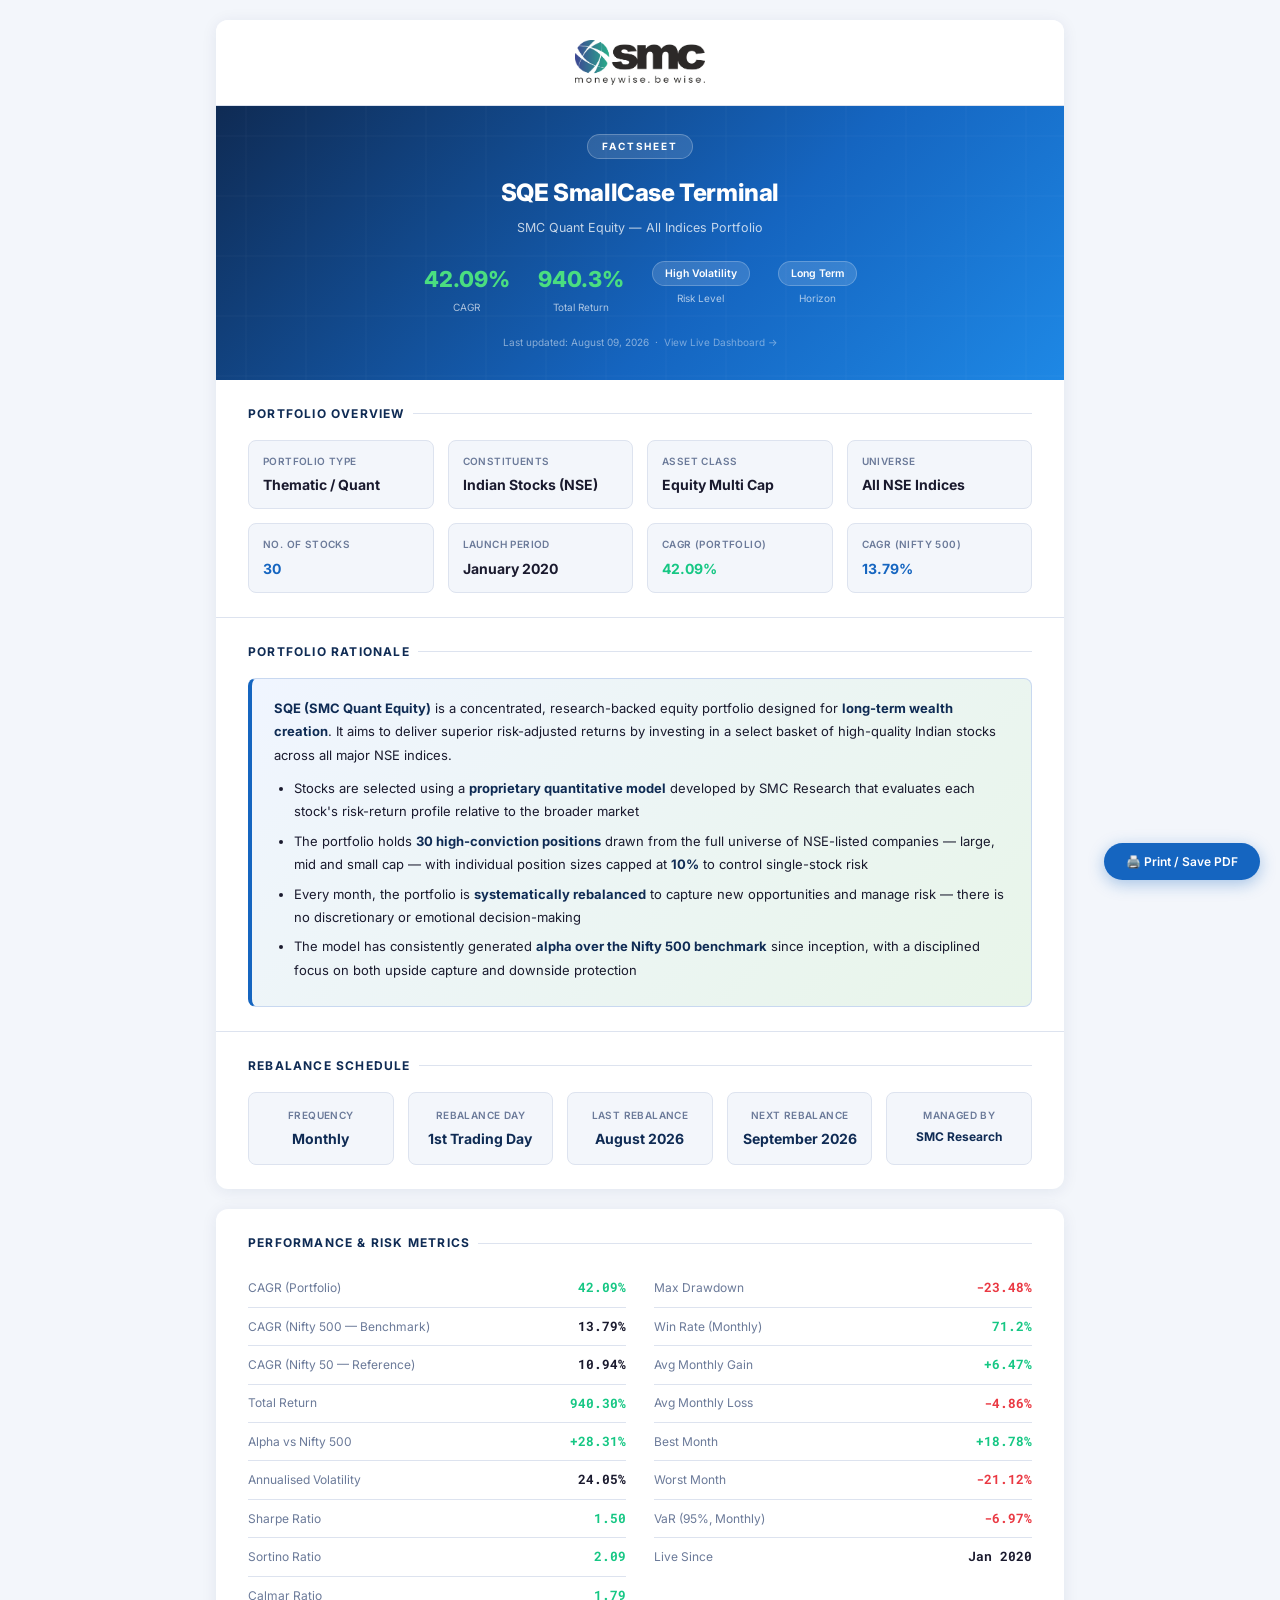
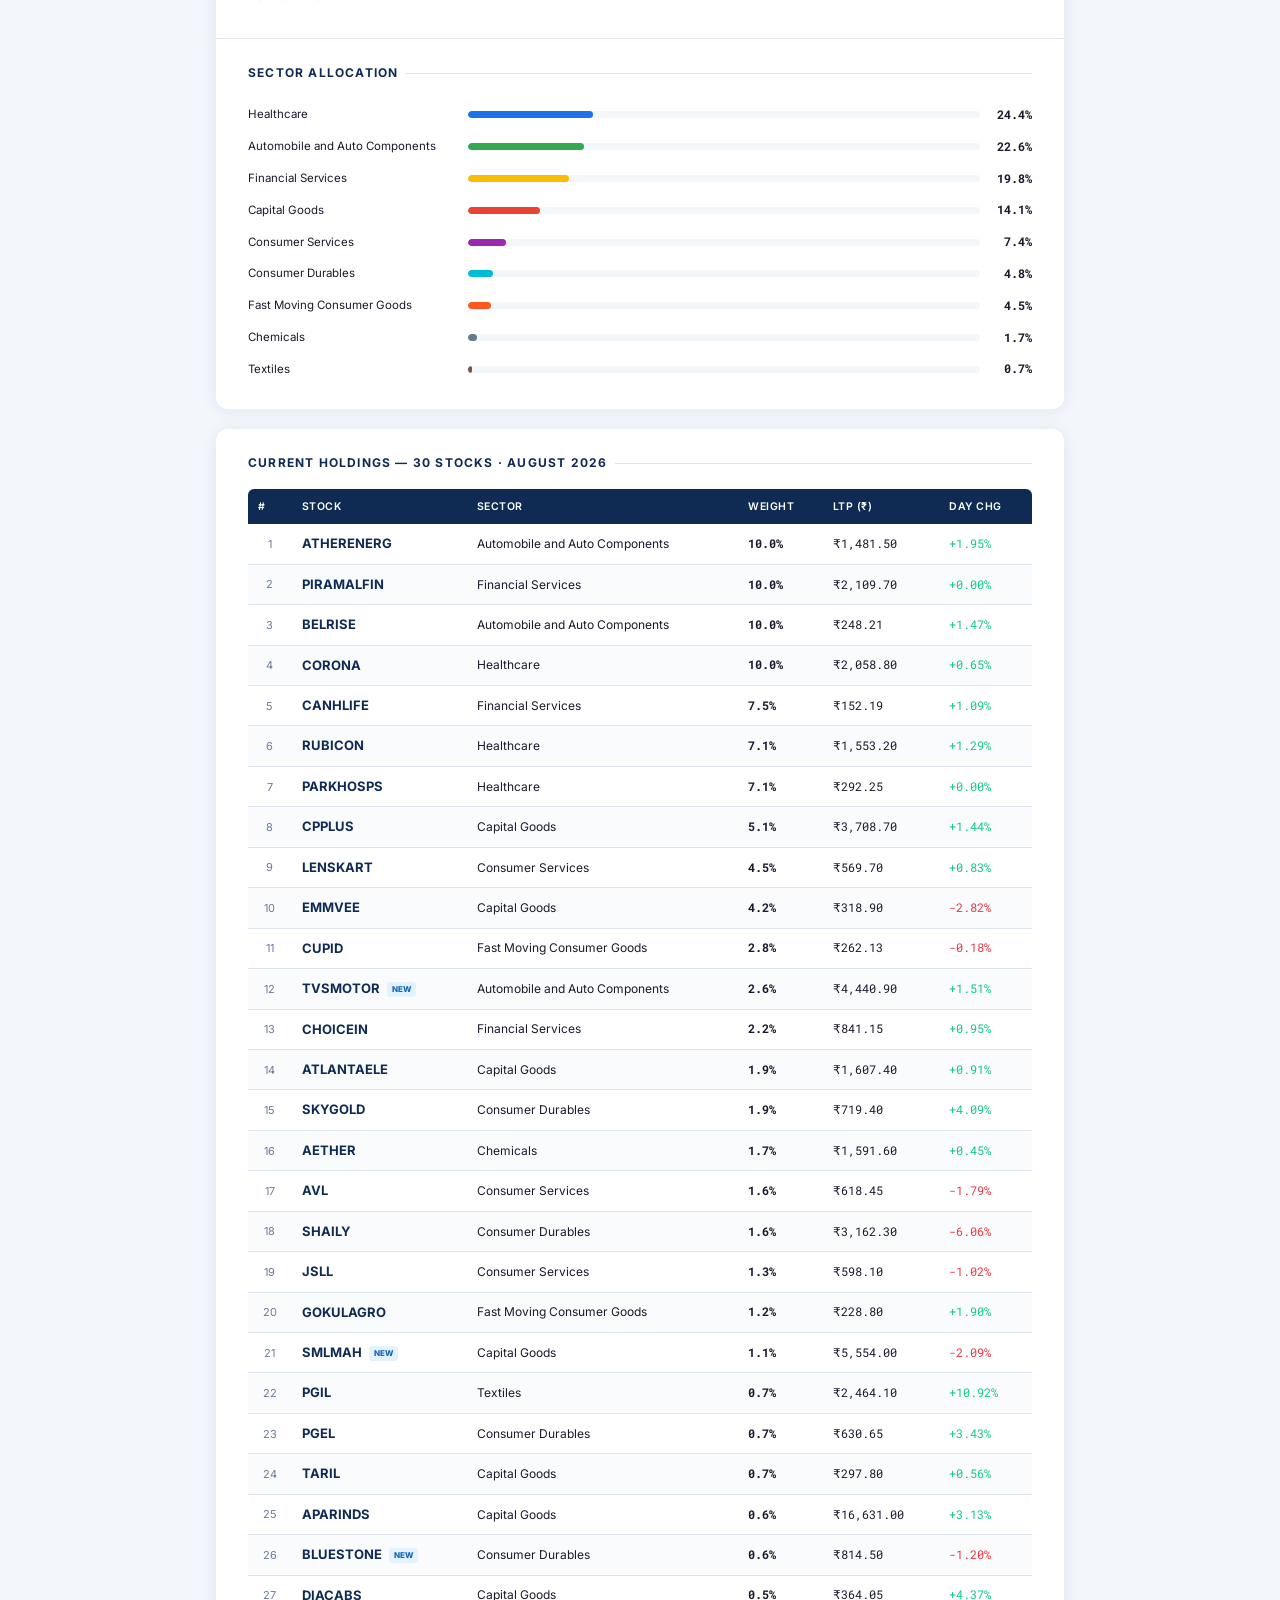
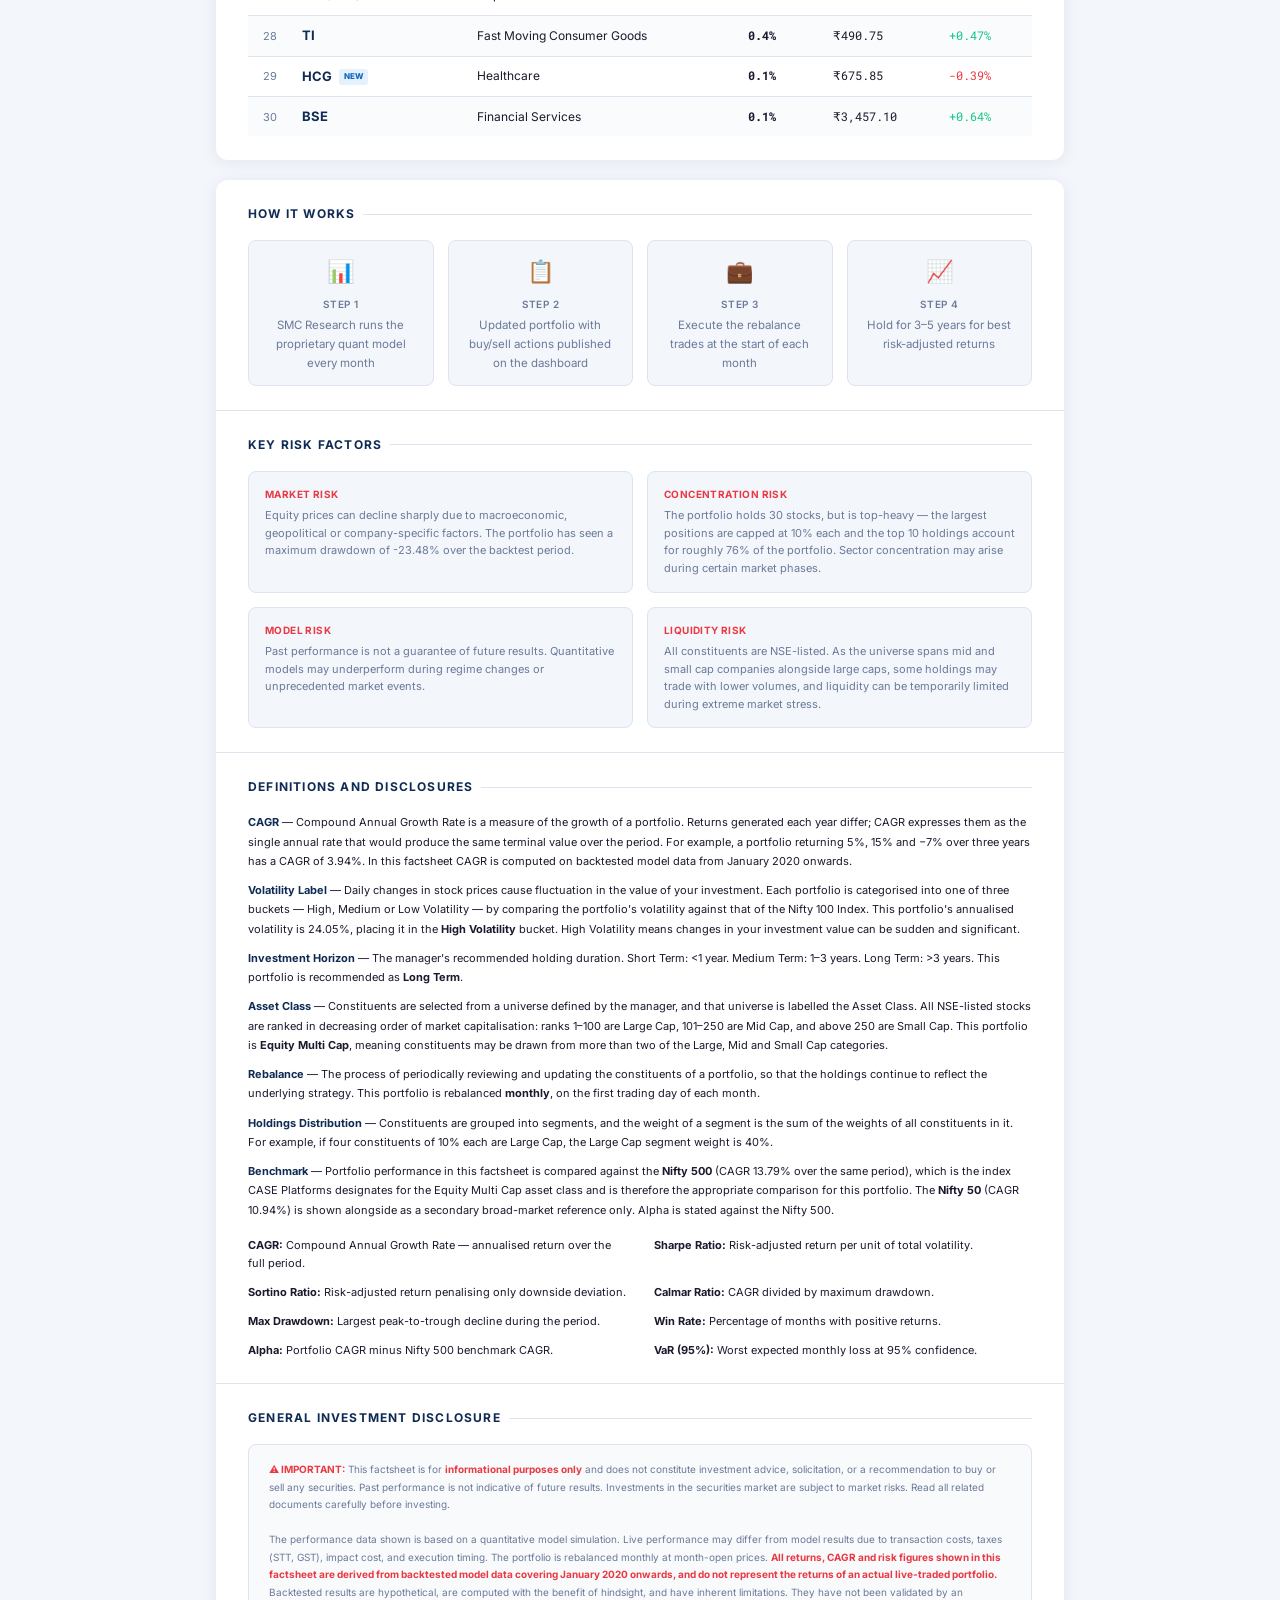
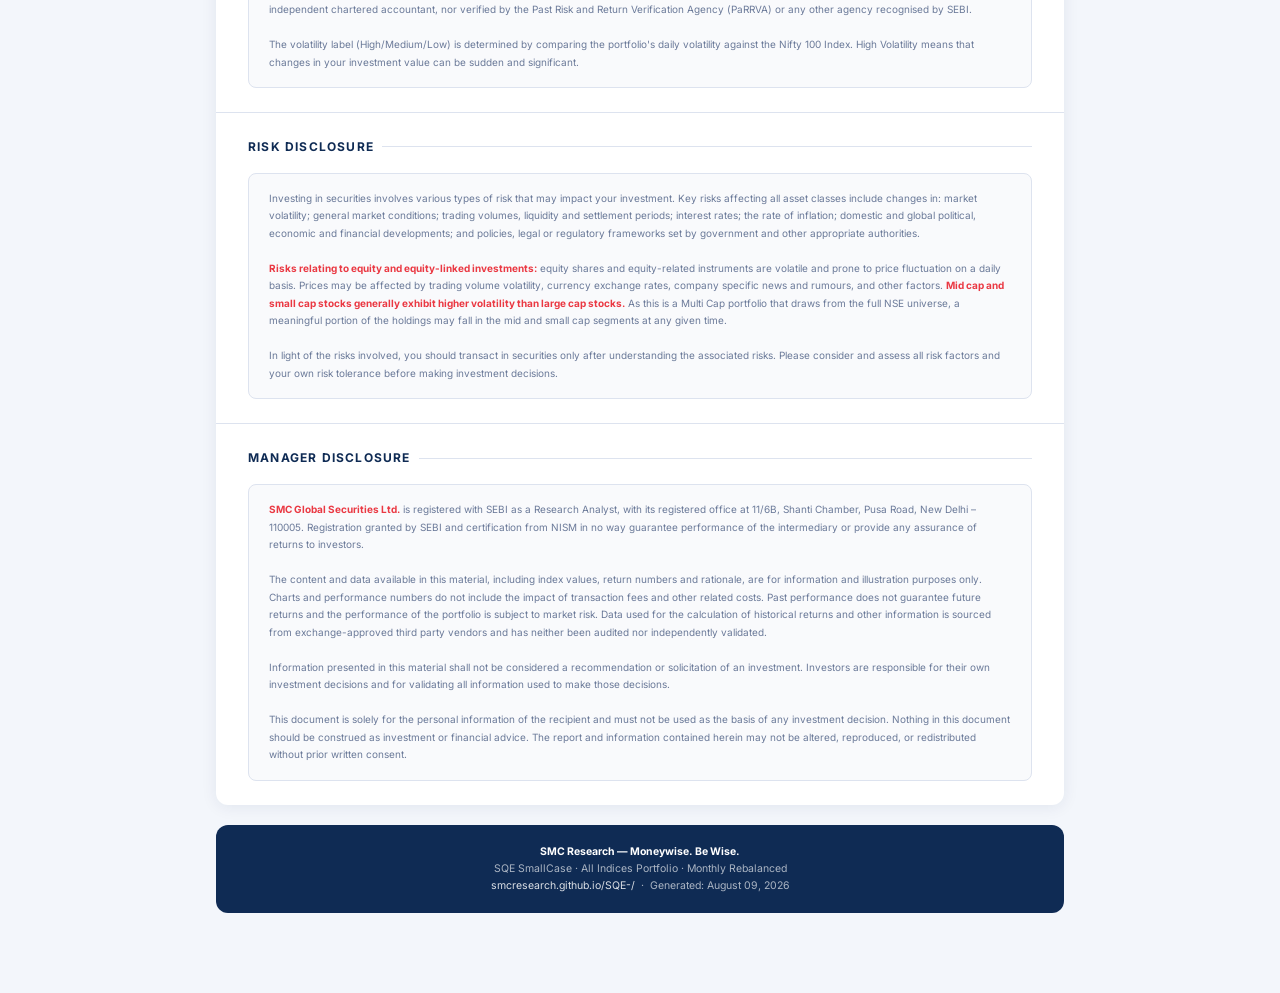
<file: factsheet.html>
<!DOCTYPE html>
<html lang="en">
<head>
<meta charset="UTF-8">
<meta name="viewport" content="width=device-width, initial-scale=1.0">
<title>SMC SQE SmallCase — Factsheet</title>
<meta name="description" content="Official factsheet for the SMC Quant Equity (SQE) SmallCase portfolio.">
<link rel="preconnect" href="https://fonts.googleapis.com">
<link rel="stylesheet" href="https://fonts.googleapis.com/css2?family=Inter:wght@300;400;500;600;700;800&family=Roboto+Mono:wght@400;500&display=swap">
<style>
*,*::before,*::after{box-sizing:border-box;margin:0;padding:0}
:root{
  --pri:#0f2b54;--pri2:#1565c0;--acc:#16c784;--red:#ea3943;
  --bg:#f3f6fb;--bdr:#dde3ef;--txt:#1a1a2e;--sub:#6b7a99;--wh:#fff;
  --sh:0 2px 16px rgba(15,43,84,.08);--r:12px;
  --f:'Inter',system-ui,sans-serif;--m:'Roboto Mono',monospace;
}
html{scroll-behavior:smooth}
body{font-family:var(--f);background:var(--bg);color:var(--txt);font-size:13px;line-height:1.65;-webkit-font-smoothing:antialiased}
@page{size:A4;margin:10mm 9mm 12mm}
@media print{
  /* Chrome strips background colours when printing unless told otherwise —
     without this the blue header, sector bars and metric colours all render white. */
  *{-webkit-print-color-adjust:exact!important;print-color-adjust:exact!important}
  html,body{background:#fff;font-size:9.5px}
  .no-print{display:none!important}
  .wrap{max-width:none;padding:0}
  .brk{page-break-before:always}
  .card{box-shadow:none;margin-bottom:0;border:none;border-radius:0;overflow:visible}
  /* Keep small units intact, but let tall cards/sections flow across pages. */
  .sec{break-inside:auto;padding:14px 22px}
  .sec-t{break-after:avoid}
  .ic,.ri,.mr,.rc,.sb{break-inside:avoid}
  .rat{break-inside:avoid}
  table{break-inside:auto;font-size:8.6px!important}
  thead{display:table-header-group}
  tr{break-inside:avoid;break-after:auto}
  /* Tighten rows so all 30 holdings fit on a single page instead of
     spilling a handful onto a near-empty one. !important is required:
     the base table rules are declared later in this stylesheet and would
     otherwise win on equal specificity. */
  thead th,td{padding:4.1px 8px!important;font-size:8.6px!important}
  tr:hover td{background:transparent!important}
  .hdr{padding:20px 30px 22px}
  .disc{break-inside:auto}
  a{text-decoration:none;color:inherit}
}
.wrap{max-width:880px;margin:0 auto;padding:20px 16px 80px}
.card{background:var(--wh);border-radius:var(--r);box-shadow:var(--sh);margin-bottom:20px;overflow:hidden}

/* ─── HEADER ─── */
.hdr-logo-bar{background:#ffffff;padding:20px 40px;text-align:center;border-bottom:1px solid var(--bdr);display:flex;justify-content:center;align-items:center}
.logo{display:block;height:45px;max-width:100%;object-fit:contain}
.hdr{background:linear-gradient(135deg,#0f2b54 0%,#1565c0 60%,#1e88e5 100%);color:#fff;padding:28px 40px 30px;text-align:center;position:relative}
.hdr::after{content:'';position:absolute;inset:0;background:url("data:image/svg+xml,%3Csvg width='60' height='60' xmlns='http://www.w3.org/2000/svg'%3E%3Cpath d='M0 30h60M30 0v60' stroke='%23fff' stroke-opacity='.03' stroke-width='1'/%3E%3C/svg%3E");pointer-events:none}
.hdr>*{position:relative;z-index:1}
.tag{display:inline-block;background:rgba(255,255,255,.12);border:1px solid rgba(255,255,255,.25);border-radius:20px;padding:3px 14px;font-size:10px;font-weight:700;letter-spacing:1.8px;text-transform:uppercase;margin-bottom:14px}
.hdr h1{font-size:24px;font-weight:800;letter-spacing:-.4px;margin-bottom:6px}
.hdr .sub{font-size:12.5px;opacity:.75;margin-bottom:22px}
.pills{display:flex;justify-content:center;gap:28px;flex-wrap:wrap}
.pill{text-align:center}
.pill .v{font-size:22px;font-weight:800}
.pill .v.green{color:#4ade80}
.pill .l{font-size:10px;opacity:.65;margin-top:2px}
.pill .chip{display:inline-block;background:rgba(255,255,255,.14);border:1px solid rgba(255,255,255,.22);border-radius:16px;padding:3px 12px;font-size:10.5px;font-weight:600}
.hdr .ts{margin-top:18px;font-size:10px;opacity:.5}
.hdr .ts a{color:rgba(255,255,255,.85);text-decoration:none}

/* ─── SECTION ─── */
.sec{padding:24px 32px;border-bottom:1px solid var(--bdr)}
.sec:last-child{border-bottom:none}
.sec-t{font-size:12px;font-weight:700;text-transform:uppercase;letter-spacing:1.2px;color:var(--pri);margin-bottom:16px;display:flex;align-items:center;gap:8px}
.sec-t::after{content:'';flex:1;height:1px;background:var(--bdr)}

/* ─── INFO GRID ─── */
.ig{display:grid;grid-template-columns:repeat(auto-fill,minmax(180px,1fr));gap:14px}
.ic{background:var(--bg);border:1px solid var(--bdr);border-radius:8px;padding:12px 14px}
.ic .k{font-size:10px;color:var(--sub);font-weight:600;text-transform:uppercase;letter-spacing:.4px;margin-bottom:4px}
.ic .v{font-size:14px;font-weight:700}
.ic .v.g{color:var(--acc)} .ic .v.b{color:var(--pri2)} .ic .v.r{color:var(--red)}

/* ─── RATIONALE ─── */
.rat{background:linear-gradient(135deg,#f0f5ff 0%,#e8f5e9 100%);border:1px solid #c8d8f0;border-left:4px solid var(--pri2);border-radius:8px;padding:18px 22px;font-size:13px;line-height:1.8;color:var(--txt)}
.rat strong{color:var(--pri)}
.rat ul{margin:10px 0 0 20px}
.rat li{margin-bottom:6px}

/* ─── REBALANCE ─── */
.reb{display:flex;gap:14px;flex-wrap:wrap}
.ri{flex:1;min-width:130px;background:var(--bg);border:1px solid var(--bdr);border-radius:8px;padding:14px;text-align:center}
.ri .k{font-size:10px;color:var(--sub);font-weight:600;text-transform:uppercase;letter-spacing:.4px}
.ri .v{font-size:14px;font-weight:700;color:var(--pri);margin-top:4px}

/* ─── METRICS ─── */
.mg{display:grid;grid-template-columns:1fr 1fr;gap:28px}
@media(max-width:600px){.mg{grid-template-columns:1fr}}
.mr{display:flex;justify-content:space-between;align-items:center;padding:8px 0;border-bottom:1px solid var(--bdr)}
.mr:last-child{border-bottom:none}
.mr .k{font-size:12px;color:var(--sub)}
.mr .v{font-size:13px;font-weight:700;font-family:var(--m)}
.g{color:var(--acc)!important} .r{color:var(--red)!important} .n{color:var(--txt)}

/* ─── ALLOCATION ─── */
.alloc-row{display:flex;align-items:center;gap:10px;padding:6px 0}
.alloc-name{font-size:11.5px;min-width:210px;color:var(--txt)}
.alloc-track{flex:1;background:var(--bg);border-radius:4px;height:7px;overflow:hidden}
.alloc-fill{height:100%;border-radius:4px}
.alloc-pct{font-size:12px;font-weight:700;font-family:var(--m);min-width:42px;text-align:right}

/* ─── TABLE ─── */
table{width:100%;border-collapse:collapse;font-size:12px}
thead th{background:var(--pri);color:#fff;padding:9px 10px;text-align:left;font-size:10.5px;font-weight:600;text-transform:uppercase;letter-spacing:.5px}
thead th:first-child{border-radius:6px 0 0 0} thead th:last-child{border-radius:0 6px 0 0}
td{padding:9px 10px;border-bottom:1px solid var(--bdr)}
tr:last-child td{border-bottom:none}
tr:nth-child(even) td{background:#fafbfd}
tr:hover td{background:#f0f4ff}
.c{text-align:center;color:var(--sub);font-size:11px}
.sym{font-weight:700;font-size:13px;color:var(--pri)}
.b{font-weight:700}
.mono{font-family:var(--m)}
.badge-new{display:inline-block;background:#e3f2fd;color:#1565c0;font-size:8px;font-weight:800;border-radius:3px;padding:1px 5px;margin-left:4px;vertical-align:middle;letter-spacing:.3px}

/* ─── RISK CARDS ─── */
.rg{display:grid;grid-template-columns:1fr 1fr;gap:14px}
@media(max-width:600px){.rg{grid-template-columns:1fr}}
.rc{background:var(--bg);border:1px solid var(--bdr);border-radius:8px;padding:14px 16px}
.rc .rk{font-size:10px;font-weight:700;text-transform:uppercase;letter-spacing:.4px;color:var(--red);margin-bottom:5px}
.rc p{font-size:11px;color:var(--sub);line-height:1.6}

/* ─── DISCLAIMER ─── */
.disc{background:#f9fafc;border:1px solid var(--bdr);border-radius:8px;padding:16px 20px;font-size:10px;color:var(--sub);line-height:1.75}
.disc strong{color:var(--red)}

/* ─── FOOTER ─── */
.ft{background:var(--pri);color:rgba(255,255,255,.65);text-align:center;padding:18px 32px;font-size:10.5px;border-radius:var(--r)}
.ft strong{color:#fff} .ft a{color:rgba(255,255,255,.85);text-decoration:none}

/* ─── PRINT BTN ─── */
.pbtn{position:fixed;bottom:20px;right:20px;background:var(--pri2);color:#fff;border:none;border-radius:50px;padding:11px 22px;font-size:12px;font-weight:600;cursor:pointer;box-shadow:0 4px 16px rgba(21,101,192,.35);font-family:var(--f);z-index:999;transition:transform .2s}
.pbtn:hover{transform:translateY(-2px)}

@media(max-width:600px){
  .sec{padding:18px 16px}
  .hdr{padding:24px 18px 22px}
  .alloc-name{min-width:140px}
  .rg,.ig{grid-template-columns:1fr}
}
</style>
</head>
<body>
<div class="wrap">

<!-- ═══════════ PAGE 1 ═══════════ -->
<div class="card">

  <!-- HEADER LOGO BAR -->
  <div class="hdr-logo-bar">
    <img class="logo" src="smc_logo.webp" alt="SMC Research">
  </div>

  <!-- HEADER -->
  <div class="hdr">
    <div class="tag">Factsheet</div>
    <h1>SQE SmallCase Terminal</h1>
    <p class="sub">SMC Quant Equity — All Indices Portfolio</p>
    <div class="pills">
      <div class="pill"><div class="v green">42.09%</div><div class="l">CAGR</div></div>
      <div class="pill"><div class="v green">940.3%</div><div class="l">Total Return</div></div>
      <div class="pill"><div class="chip">High Volatility</div><div class="l" style="margin-top:4px">Risk Level</div></div>
      <div class="pill"><div class="chip">Long Term</div><div class="l" style="margin-top:4px">Horizon</div></div>
    </div>
    <p class="ts">Last updated: August 09, 2026 &nbsp;·&nbsp; <a href="https://smcresearch.github.io/SQE-/">View Live Dashboard →</a></p>
  </div>

  <!-- OVERVIEW -->
  <div class="sec">
    <div class="sec-t">Portfolio Overview</div>
    <div class="ig">
      <div class="ic"><div class="k">Portfolio Type</div><div class="v">Thematic / Quant</div></div>
      <div class="ic"><div class="k">Constituents</div><div class="v">Indian Stocks (NSE)</div></div>
      <div class="ic"><div class="k">Asset Class</div><div class="v">Equity Multi Cap</div></div>
      <div class="ic"><div class="k">Universe</div><div class="v">All NSE Indices</div></div>
      <div class="ic"><div class="k">No. of Stocks</div><div class="v b">30</div></div>
      <div class="ic"><div class="k">Launch Period</div><div class="v">January 2020</div></div>
      <div class="ic"><div class="k">CAGR (Portfolio)</div><div class="v g">42.09%</div></div>
      <div class="ic"><div class="k">CAGR (Nifty 500)</div><div class="v b">13.79%</div></div>
    </div>
  </div>

  <!-- RATIONALE -->
  <div class="sec">
    <div class="sec-t">Portfolio Rationale</div>
    <div class="rat">
      <strong>SQE (SMC Quant Equity)</strong> is a concentrated, research-backed equity portfolio
      designed for <strong>long-term wealth creation</strong>. It aims to deliver superior
      risk-adjusted returns by investing in a select basket of high-quality Indian stocks
      across all major NSE indices.
      <ul>
        <li>Stocks are selected using a <strong>proprietary quantitative model</strong> developed
        by SMC Research that evaluates each stock's risk-return profile relative to the
        broader market</li>
        <li>The portfolio holds <strong>30 high-conviction positions</strong> drawn from
        the full universe of NSE-listed companies — large, mid and small cap — with individual
        position sizes capped at <strong>10%</strong> to control single-stock risk</li>
        <li>Every month, the portfolio is <strong>systematically rebalanced</strong> to capture
        new opportunities and manage risk — there is no discretionary or emotional
        decision-making</li>
        <li>The model has consistently generated <strong>alpha over the Nifty 500 benchmark</strong>
        since inception, with a disciplined focus on both upside capture and
        downside protection</li>
      </ul>
    </div>
  </div>

  <!-- REBALANCE -->
  <div class="sec">
    <div class="sec-t">Rebalance Schedule</div>
    <div class="reb">
      <div class="ri"><div class="k">Frequency</div><div class="v">Monthly</div></div>
      <div class="ri"><div class="k">Rebalance Day</div><div class="v">1st Trading Day</div></div>
      <div class="ri"><div class="k">Last Rebalance</div><div class="v">August 2026</div></div>
      <div class="ri"><div class="k">Next Rebalance</div><div class="v">September 2026</div></div>
      <div class="ri"><div class="k">Managed By</div><div class="v" style="font-size:12px">SMC Research</div></div>
    </div>
  </div>

</div>

<!-- ═══════════ PAGE 2 ═══════════ -->
<div class="card brk">

  <!-- KEY METRICS -->
  <div class="sec">
    <div class="sec-t">Performance &amp; Risk Metrics</div>
    <div class="mg">
      <div>
        <div class="mr"><span class="k">CAGR (Portfolio)</span><span class="v g">42.09%</span></div>
        <div class="mr"><span class="k">CAGR (Nifty 500 &mdash; Benchmark)</span><span class="v n">13.79%</span></div>
        <div class="mr"><span class="k">CAGR (Nifty 50 &mdash; Reference)</span><span class="v n">10.94%</span></div>
        <div class="mr"><span class="k">Total Return</span><span class="v g">940.30%</span></div>
        <div class="mr"><span class="k">Alpha vs Nifty 500</span><span class="v g">+28.31%</span></div>
        <div class="mr"><span class="k">Annualised Volatility</span><span class="v n">24.05%</span></div>
        <div class="mr"><span class="k">Sharpe Ratio</span><span class="v g">1.50</span></div>
        <div class="mr"><span class="k">Sortino Ratio</span><span class="v g">2.09</span></div>
        <div class="mr"><span class="k">Calmar Ratio</span><span class="v g">1.79</span></div>
      </div>
      <div>
        <div class="mr"><span class="k">Max Drawdown</span><span class="v r">-23.48%</span></div>
        <div class="mr"><span class="k">Win Rate (Monthly)</span><span class="v g">71.2%</span></div>
        <div class="mr"><span class="k">Avg Monthly Gain</span><span class="v g">+6.47%</span></div>
        <div class="mr"><span class="k">Avg Monthly Loss</span><span class="v r">-4.86%</span></div>
        <div class="mr"><span class="k">Best Month</span><span class="v g">+18.78%</span></div>
        <div class="mr"><span class="k">Worst Month</span><span class="v r">-21.12%</span></div>
        <div class="mr"><span class="k">VaR (95%, Monthly)</span><span class="v r">-6.97%</span></div>
        <div class="mr"><span class="k">Live Since</span><span class="v n">Jan 2020</span></div>
      </div>
    </div>
  </div>

  <!-- SECTOR ALLOCATION -->
  <div class="sec">
    <div class="sec-t">Sector Allocation</div>
    <div class="alloc-row"><span class="alloc-name">Healthcare</span><div class="alloc-track"><div class="alloc-fill" style="width:24.4%;background:#1a73e8"></div></div><span class="alloc-pct">24.4%</span></div>
<div class="alloc-row"><span class="alloc-name">Automobile and Auto Components</span><div class="alloc-track"><div class="alloc-fill" style="width:22.6%;background:#34a853"></div></div><span class="alloc-pct">22.6%</span></div>
<div class="alloc-row"><span class="alloc-name">Financial Services</span><div class="alloc-track"><div class="alloc-fill" style="width:19.8%;background:#fbbc04"></div></div><span class="alloc-pct">19.8%</span></div>
<div class="alloc-row"><span class="alloc-name">Capital Goods</span><div class="alloc-track"><div class="alloc-fill" style="width:14.1%;background:#ea4335"></div></div><span class="alloc-pct">14.1%</span></div>
<div class="alloc-row"><span class="alloc-name">Consumer Services</span><div class="alloc-track"><div class="alloc-fill" style="width:7.4%;background:#9c27b0"></div></div><span class="alloc-pct">7.4%</span></div>
<div class="alloc-row"><span class="alloc-name">Consumer Durables</span><div class="alloc-track"><div class="alloc-fill" style="width:4.8%;background:#00bcd4"></div></div><span class="alloc-pct">4.8%</span></div>
<div class="alloc-row"><span class="alloc-name">Fast Moving Consumer Goods</span><div class="alloc-track"><div class="alloc-fill" style="width:4.5%;background:#ff5722"></div></div><span class="alloc-pct">4.5%</span></div>
<div class="alloc-row"><span class="alloc-name">Chemicals</span><div class="alloc-track"><div class="alloc-fill" style="width:1.7%;background:#607d8b"></div></div><span class="alloc-pct">1.7%</span></div>
<div class="alloc-row"><span class="alloc-name">Textiles</span><div class="alloc-track"><div class="alloc-fill" style="width:0.7%;background:#795548"></div></div><span class="alloc-pct">0.7%</span></div>

  </div>

</div>

<!-- ═══════════ PAGE 3 ═══════════ -->
<div class="card brk">

  <!-- HOLDINGS -->
  <div class="sec">
    <div class="sec-t">Current Holdings &mdash; 30 Stocks &middot; August 2026</div>
    <div style="overflow-x:auto">
    <table>
      <thead><tr><th>#</th><th>Stock</th><th>Sector</th><th>Weight</th><th>LTP (₹)</th><th>Day Chg</th></tr></thead>
      <tbody>
<tr><td class="c">1</td><td class="sym">ATHERENERG</td><td>Automobile and Auto Components</td><td class="mono b">10.0%</td><td class="mono">₹1,481.50</td><td class="g mono">+1.95%</td></tr>
<tr><td class="c">2</td><td class="sym">PIRAMALFIN</td><td>Financial Services</td><td class="mono b">10.0%</td><td class="mono">₹2,109.70</td><td class="g mono">+0.00%</td></tr>
<tr><td class="c">3</td><td class="sym">BELRISE</td><td>Automobile and Auto Components</td><td class="mono b">10.0%</td><td class="mono">₹248.21</td><td class="g mono">+1.47%</td></tr>
<tr><td class="c">4</td><td class="sym">CORONA</td><td>Healthcare</td><td class="mono b">10.0%</td><td class="mono">₹2,058.80</td><td class="g mono">+0.65%</td></tr>
<tr><td class="c">5</td><td class="sym">CANHLIFE</td><td>Financial Services</td><td class="mono b">7.5%</td><td class="mono">₹152.19</td><td class="g mono">+1.09%</td></tr>
<tr><td class="c">6</td><td class="sym">RUBICON</td><td>Healthcare</td><td class="mono b">7.1%</td><td class="mono">₹1,553.20</td><td class="g mono">+1.29%</td></tr>
<tr><td class="c">7</td><td class="sym">PARKHOSPS</td><td>Healthcare</td><td class="mono b">7.1%</td><td class="mono">₹292.25</td><td class="g mono">+0.00%</td></tr>
<tr><td class="c">8</td><td class="sym">CPPLUS</td><td>Capital Goods</td><td class="mono b">5.1%</td><td class="mono">₹3,708.70</td><td class="g mono">+1.44%</td></tr>
<tr><td class="c">9</td><td class="sym">LENSKART</td><td>Consumer Services</td><td class="mono b">4.5%</td><td class="mono">₹569.70</td><td class="g mono">+0.83%</td></tr>
<tr><td class="c">10</td><td class="sym">EMMVEE</td><td>Capital Goods</td><td class="mono b">4.2%</td><td class="mono">₹318.90</td><td class="r mono">-2.82%</td></tr>
<tr><td class="c">11</td><td class="sym">CUPID</td><td>Fast Moving Consumer Goods</td><td class="mono b">2.8%</td><td class="mono">₹262.13</td><td class="r mono">-0.18%</td></tr>
<tr><td class="c">12</td><td class="sym">TVSMOTOR <span class="badge-new">NEW</span></td><td>Automobile and Auto Components</td><td class="mono b">2.6%</td><td class="mono">₹4,440.90</td><td class="g mono">+1.51%</td></tr>
<tr><td class="c">13</td><td class="sym">CHOICEIN</td><td>Financial Services</td><td class="mono b">2.2%</td><td class="mono">₹841.15</td><td class="g mono">+0.95%</td></tr>
<tr><td class="c">14</td><td class="sym">ATLANTAELE</td><td>Capital Goods</td><td class="mono b">1.9%</td><td class="mono">₹1,607.40</td><td class="g mono">+0.91%</td></tr>
<tr><td class="c">15</td><td class="sym">SKYGOLD</td><td>Consumer Durables</td><td class="mono b">1.9%</td><td class="mono">₹719.40</td><td class="g mono">+4.09%</td></tr>
<tr><td class="c">16</td><td class="sym">AETHER</td><td>Chemicals</td><td class="mono b">1.7%</td><td class="mono">₹1,591.60</td><td class="g mono">+0.45%</td></tr>
<tr><td class="c">17</td><td class="sym">AVL</td><td>Consumer Services</td><td class="mono b">1.6%</td><td class="mono">₹618.45</td><td class="r mono">-1.79%</td></tr>
<tr><td class="c">18</td><td class="sym">SHAILY</td><td>Consumer Durables</td><td class="mono b">1.6%</td><td class="mono">₹3,162.30</td><td class="r mono">-6.06%</td></tr>
<tr><td class="c">19</td><td class="sym">JSLL</td><td>Consumer Services</td><td class="mono b">1.3%</td><td class="mono">₹598.10</td><td class="r mono">-1.02%</td></tr>
<tr><td class="c">20</td><td class="sym">GOKULAGRO</td><td>Fast Moving Consumer Goods</td><td class="mono b">1.2%</td><td class="mono">₹228.80</td><td class="g mono">+1.90%</td></tr>
<tr><td class="c">21</td><td class="sym">SMLMAH <span class="badge-new">NEW</span></td><td>Capital Goods</td><td class="mono b">1.1%</td><td class="mono">₹5,554.00</td><td class="r mono">-2.09%</td></tr>
<tr><td class="c">22</td><td class="sym">PGIL</td><td>Textiles</td><td class="mono b">0.7%</td><td class="mono">₹2,464.10</td><td class="g mono">+10.92%</td></tr>
<tr><td class="c">23</td><td class="sym">PGEL</td><td>Consumer Durables</td><td class="mono b">0.7%</td><td class="mono">₹630.65</td><td class="g mono">+3.43%</td></tr>
<tr><td class="c">24</td><td class="sym">TARIL</td><td>Capital Goods</td><td class="mono b">0.7%</td><td class="mono">₹297.80</td><td class="g mono">+0.56%</td></tr>
<tr><td class="c">25</td><td class="sym">APARINDS</td><td>Capital Goods</td><td class="mono b">0.6%</td><td class="mono">₹16,631.00</td><td class="g mono">+3.13%</td></tr>
<tr><td class="c">26</td><td class="sym">BLUESTONE <span class="badge-new">NEW</span></td><td>Consumer Durables</td><td class="mono b">0.6%</td><td class="mono">₹814.50</td><td class="r mono">-1.20%</td></tr>
<tr><td class="c">27</td><td class="sym">DIACABS</td><td>Capital Goods</td><td class="mono b">0.5%</td><td class="mono">₹364.05</td><td class="g mono">+4.37%</td></tr>
<tr><td class="c">28</td><td class="sym">TI</td><td>Fast Moving Consumer Goods</td><td class="mono b">0.4%</td><td class="mono">₹490.75</td><td class="g mono">+0.47%</td></tr>
<tr><td class="c">29</td><td class="sym">HCG <span class="badge-new">NEW</span></td><td>Healthcare</td><td class="mono b">0.1%</td><td class="mono">₹675.85</td><td class="r mono">-0.39%</td></tr>
<tr><td class="c">30</td><td class="sym">BSE</td><td>Financial Services</td><td class="mono b">0.1%</td><td class="mono">₹3,457.10</td><td class="g mono">+0.64%</td></tr>

      </tbody>
    </table>
    </div>
  </div>

</div>

<!-- ═══════════ PAGE 4 ═══════════ -->
<div class="card brk">

  <!-- HOW IT WORKS -->
  <div class="sec">
    <div class="sec-t">How It Works</div>
    <div class="ig" style="grid-template-columns:repeat(4,1fr)">
      <div class="ic" style="text-align:center">
        <div style="font-size:22px;margin-bottom:6px">📊</div>
        <div class="k">Step 1</div>
        <div style="font-size:11.5px;color:var(--sub);margin-top:4px">SMC Research runs the proprietary quant model every month</div>
      </div>
      <div class="ic" style="text-align:center">
        <div style="font-size:22px;margin-bottom:6px">📋</div>
        <div class="k">Step 2</div>
        <div style="font-size:11.5px;color:var(--sub);margin-top:4px">Updated portfolio with buy/sell actions published on the dashboard</div>
      </div>
      <div class="ic" style="text-align:center">
        <div style="font-size:22px;margin-bottom:6px">💼</div>
        <div class="k">Step 3</div>
        <div style="font-size:11.5px;color:var(--sub);margin-top:4px">Execute the rebalance trades at the start of each month</div>
      </div>
      <div class="ic" style="text-align:center">
        <div style="font-size:22px;margin-bottom:6px">📈</div>
        <div class="k">Step 4</div>
        <div style="font-size:11.5px;color:var(--sub);margin-top:4px">Hold for 3–5 years for best risk-adjusted returns</div>
      </div>
    </div>
  </div>

  <!-- RISK FACTORS -->
  <div class="sec">
    <div class="sec-t">Key Risk Factors</div>
    <div class="rg">
      <div class="rc">
        <div class="rk">Market Risk</div>
        <p>Equity prices can decline sharply due to macroeconomic, geopolitical or company-specific factors. The portfolio has seen a maximum drawdown of -23.48% over the backtest period.</p>
      </div>
      <div class="rc">
        <div class="rk">Concentration Risk</div>
        <p>The portfolio holds 30 stocks, but is top-heavy — the largest positions are capped at 10% each and the top 10 holdings account for roughly 76% of the portfolio. Sector concentration may arise during certain market phases.</p>
      </div>
      <div class="rc">
        <div class="rk">Model Risk</div>
        <p>Past performance is not a guarantee of future results. Quantitative models may underperform during regime changes or unprecedented market events.</p>
      </div>
      <div class="rc">
        <div class="rk">Liquidity Risk</div>
        <p>All constituents are NSE-listed. As the universe spans mid and small cap companies alongside large caps, some holdings may trade with lower volumes, and liquidity can be temporarily limited during extreme market stress.</p>
      </div>
    </div>
  </div>

  <!-- DEFINITIONS -->
  <div class="sec">
    <div class="sec-t">Definitions and Disclosures</div>
    <div style="font-size:11px;line-height:1.75;margin-bottom:16px">
      <p style="margin-bottom:10px"><strong style="color:var(--pri)">CAGR</strong> — Compound Annual Growth Rate is a measure of the growth of a
      portfolio. Returns generated each year differ; CAGR expresses them as the single annual
      rate that would produce the same terminal value over the period. For example, a portfolio
      returning 5%, 15% and &minus;7% over three years has a CAGR of 3.94%. In this factsheet CAGR
      is computed on backtested model data from January 2020 onwards.</p>
      <p style="margin-bottom:10px"><strong style="color:var(--pri)">Volatility Label</strong> — Daily changes in stock prices cause fluctuation in the
      value of your investment. Each portfolio is categorised into one of three buckets &mdash;
      High, Medium or Low Volatility &mdash; by comparing the portfolio's volatility against
      that of the Nifty 100 Index. This portfolio's annualised volatility is 24.05%,
      placing it in the <strong>High Volatility</strong> bucket. High Volatility means changes
      in your investment value can be sudden and significant.</p>
      <p style="margin-bottom:10px"><strong style="color:var(--pri)">Investment Horizon</strong> — The manager's recommended holding duration.
      Short Term: &lt;1 year. Medium Term: 1&ndash;3 years. Long Term: &gt;3 years. This portfolio is
      recommended as <strong>Long Term</strong>.</p>
      <p style="margin-bottom:10px"><strong style="color:var(--pri)">Asset Class</strong> — Constituents are selected from a universe defined by the
      manager, and that universe is labelled the Asset Class. All NSE-listed stocks are ranked in
      decreasing order of market capitalisation: ranks 1&ndash;100 are Large Cap, 101&ndash;250 are Mid Cap,
      and above 250 are Small Cap. This portfolio is <strong>Equity Multi Cap</strong>, meaning
      constituents may be drawn from more than two of the Large, Mid and Small Cap categories.</p>
      <p style="margin-bottom:10px"><strong style="color:var(--pri)">Rebalance</strong> — The process of periodically reviewing and updating the
      constituents of a portfolio, so that the holdings continue to reflect the underlying strategy.
      This portfolio is rebalanced <strong>monthly</strong>, on the first trading day of each month.</p>
      <p style="margin-bottom:10px"><strong style="color:var(--pri)">Holdings Distribution</strong> — Constituents are grouped into segments, and the
      weight of a segment is the sum of the weights of all constituents in it. For example, if four
      constituents of 10% each are Large Cap, the Large Cap segment weight is 40%.</p>
      <p><strong style="color:var(--pri)">Benchmark</strong> — Portfolio performance in this factsheet is compared against the
      <strong>Nifty 500</strong> (CAGR 13.79% over the same period), which is the
      index CASE Platforms designates for the Equity Multi Cap asset class and is therefore the
      appropriate comparison for this portfolio. The <strong>Nifty 50</strong> (CAGR
      10.94%) is shown alongside as a secondary broad-market reference only.
      Alpha is stated against the Nifty 500.</p>
    </div>
    <div style="display:grid;grid-template-columns:1fr 1fr;gap:10px 28px;font-size:11px;line-height:1.7">
      <div><strong>CAGR:</strong> Compound Annual Growth Rate — annualised return over the full period.</div>
      <div><strong>Sharpe Ratio:</strong> Risk-adjusted return per unit of total volatility.</div>
      <div><strong>Sortino Ratio:</strong> Risk-adjusted return penalising only downside deviation.</div>
      <div><strong>Calmar Ratio:</strong> CAGR divided by maximum drawdown.</div>
      <div><strong>Max Drawdown:</strong> Largest peak-to-trough decline during the period.</div>
      <div><strong>Win Rate:</strong> Percentage of months with positive returns.</div>
      <div><strong>Alpha:</strong> Portfolio CAGR minus Nifty 500 benchmark CAGR.</div>
      <div><strong>VaR (95%):</strong> Worst expected monthly loss at 95% confidence.</div>
    </div>
  </div>

  <!-- DISCLAIMER -->
  <div class="sec">
    <div class="sec-t">General Investment Disclosure</div>
    <div class="disc">
      <strong>⚠ IMPORTANT:</strong> This factsheet is for <strong>informational purposes only</strong>
      and does not constitute investment advice, solicitation, or a recommendation to buy
      or sell any securities. Past performance is not indicative of future results.
      Investments in the securities market are subject to market risks. Read all related
      documents carefully before investing.
      <br><br>
      The performance data shown is based on a quantitative model simulation. Live
      performance may differ from model results due to transaction costs, taxes (STT, GST),
      impact cost, and execution timing. The portfolio is rebalanced monthly at month-open
      prices. <strong>All returns, CAGR and risk figures shown in this factsheet are derived
      from backtested model data covering January 2020 onwards, and do not represent the
      returns of an actual live-traded portfolio.</strong> Backtested results are hypothetical,
      are computed with the benefit of hindsight, and have inherent limitations. They have not
      been validated by an independent chartered accountant, nor verified by the Past Risk and
      Return Verification Agency (PaRRVA) or any other agency recognised by SEBI.
      <br><br>
      The volatility label (High/Medium/Low) is determined by comparing the portfolio's
      daily volatility against the Nifty 100 Index. High Volatility means that changes in
      your investment value can be sudden and significant.
    </div>
  </div>

  <!-- RISK DISCLOSURE -->
  <div class="sec">
    <div class="sec-t">Risk Disclosure</div>
    <div class="disc">
      Investing in securities involves various types of risk that may impact your investment.
      Key risks affecting all asset classes include changes in: market volatility; general
      market conditions; trading volumes, liquidity and settlement periods; interest rates;
      the rate of inflation; domestic and global political, economic and financial
      developments; and policies, legal or regulatory frameworks set by government and other
      appropriate authorities.
      <br><br>
      <strong>Risks relating to equity and equity-linked investments:</strong> equity shares and
      equity-related instruments are volatile and prone to price fluctuation on a daily basis.
      Prices may be affected by trading volume volatility, currency exchange rates, company
      specific news and rumours, and other factors. <strong>Mid cap and small cap stocks generally
      exhibit higher volatility than large cap stocks.</strong> As this is a Multi Cap portfolio
      that draws from the full NSE universe, a meaningful portion of the holdings may fall in
      the mid and small cap segments at any given time.
      <br><br>
      In light of the risks involved, you should transact in securities only after understanding
      the associated risks. Please consider and assess all risk factors and your own risk
      tolerance before making investment decisions.
    </div>
  </div>

  <!-- MANAGER DISCLOSURE -->
  <div class="sec">
    <div class="sec-t">Manager Disclosure</div>
    <div class="disc">
      <strong>SMC Global Securities Ltd.</strong> is registered with SEBI as a Research Analyst,
      with its registered office at 11/6B, Shanti Chamber, Pusa Road, New Delhi &ndash; 110005.
      Registration granted by SEBI and certification from NISM in no way guarantee performance
      of the intermediary or provide any assurance of returns to investors.
      <br><br>
      The content and data available in this material, including index values, return numbers
      and rationale, are for information and illustration purposes only. Charts and performance
      numbers do not include the impact of transaction fees and other related costs. Past
      performance does not guarantee future returns and the performance of the portfolio is
      subject to market risk. Data used for the calculation of historical returns and other
      information is sourced from exchange-approved third party vendors and has neither been
      audited nor independently validated.
      <br><br>
      Information presented in this material shall not be considered a recommendation or
      solicitation of an investment. Investors are responsible for their own investment
      decisions and for validating all information used to make those decisions.
      <br><br>
      This document is solely for the personal information of the recipient and must not
      be used as the basis of any investment decision. Nothing in this document should be
      construed as investment or financial advice. The report and information contained
      herein may not be altered, reproduced, or redistributed without prior written consent.
    </div>
  </div>

</div>

<!-- FOOTER -->
<div class="ft" style="margin-bottom:0">
  <strong>SMC Research — Moneywise. Be Wise.</strong><br>
  SQE SmallCase · All Indices Portfolio · Monthly Rebalanced<br>
  <a href="https://smcresearch.github.io/SQE-/">smcresearch.github.io/SQE-/</a>
  &nbsp;·&nbsp; Generated: August 09, 2026
</div>

</div>
<button class="pbtn no-print" onclick="window.print()">🖨️ Print / Save PDF</button>
</body>
</html>
</file>
